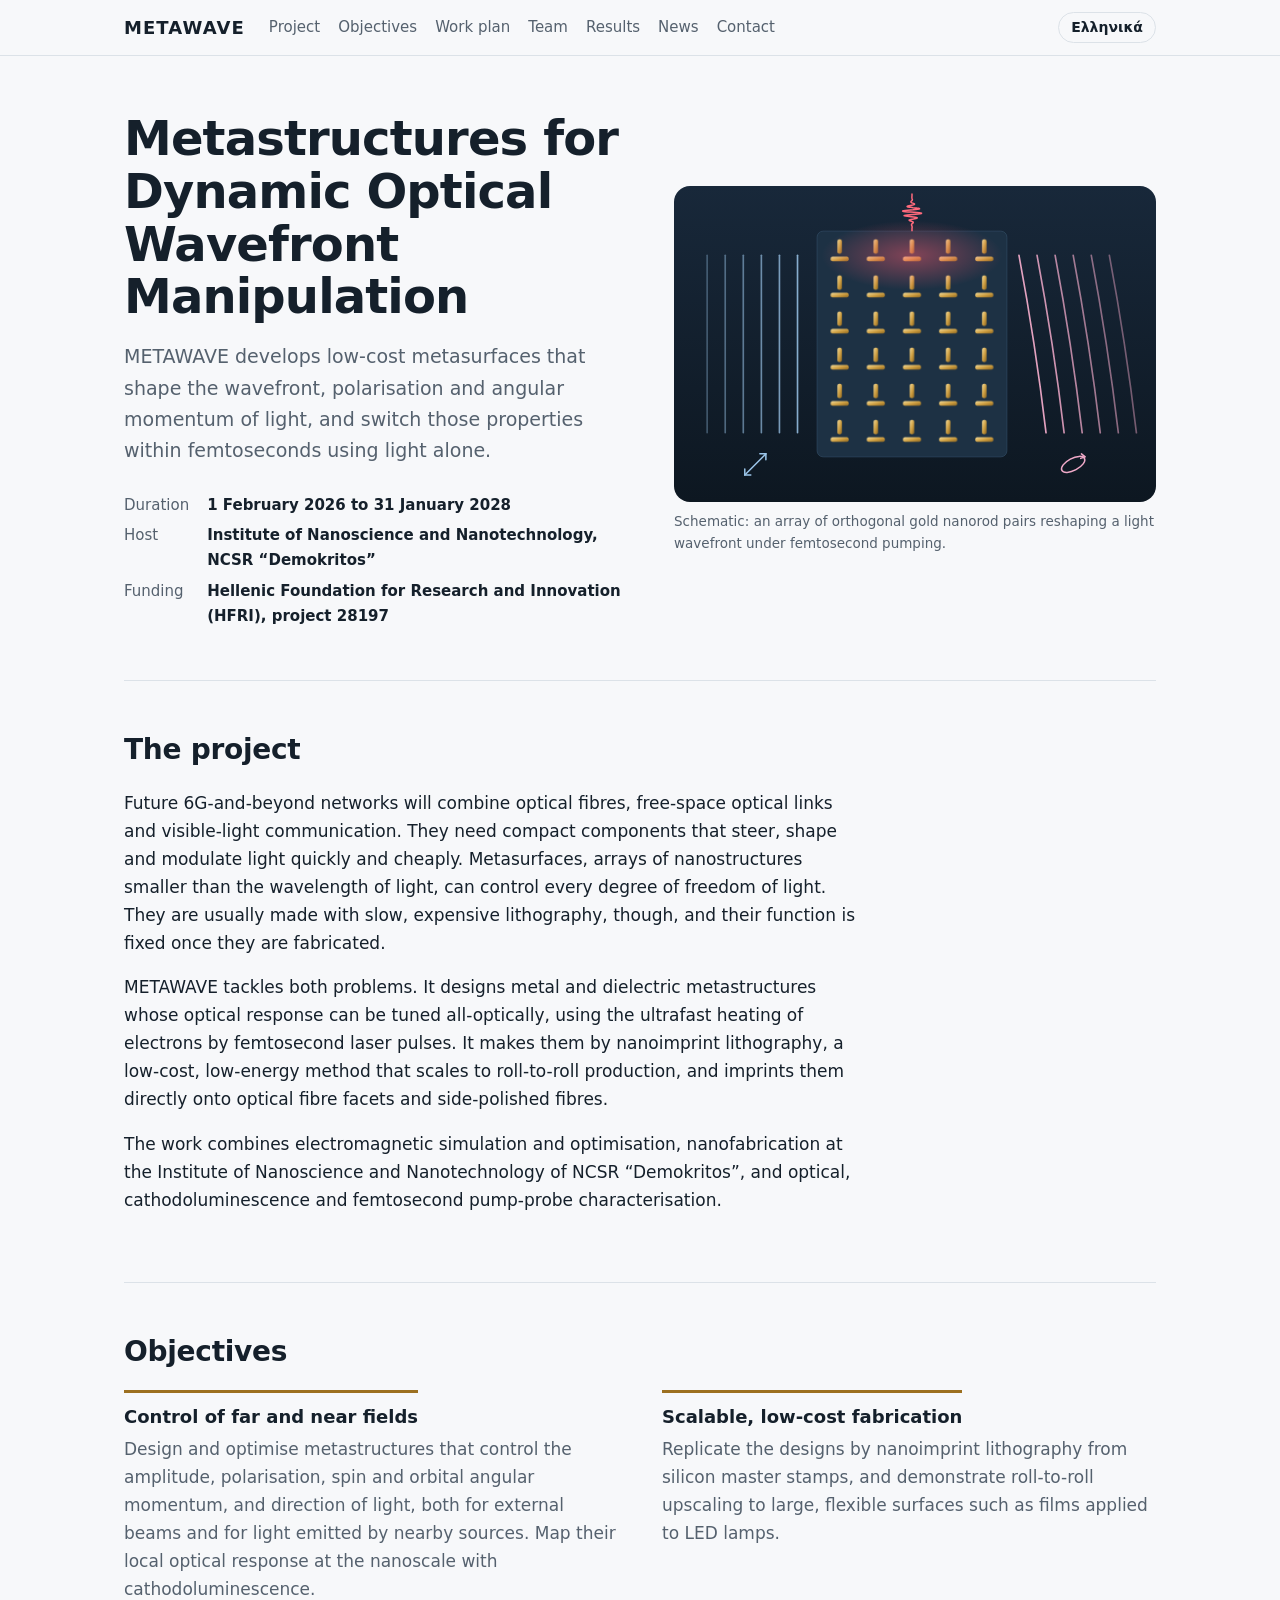
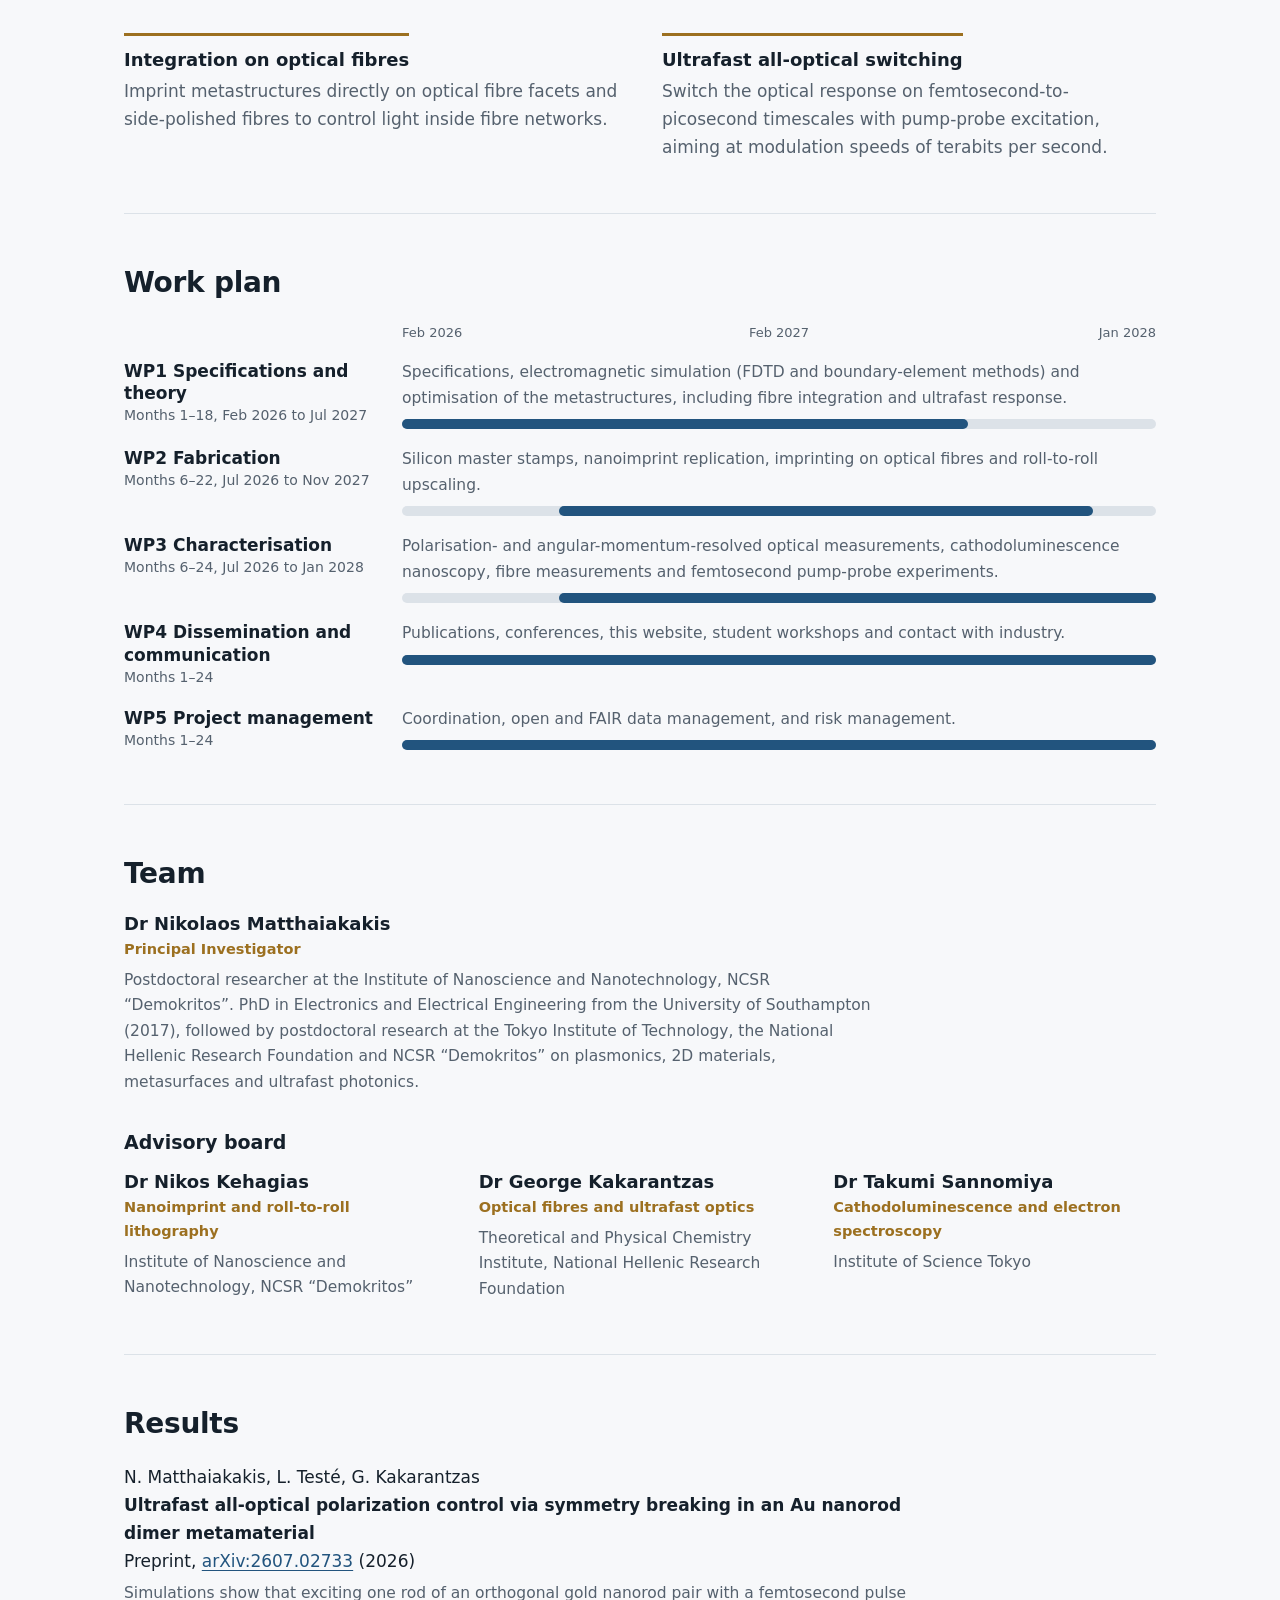
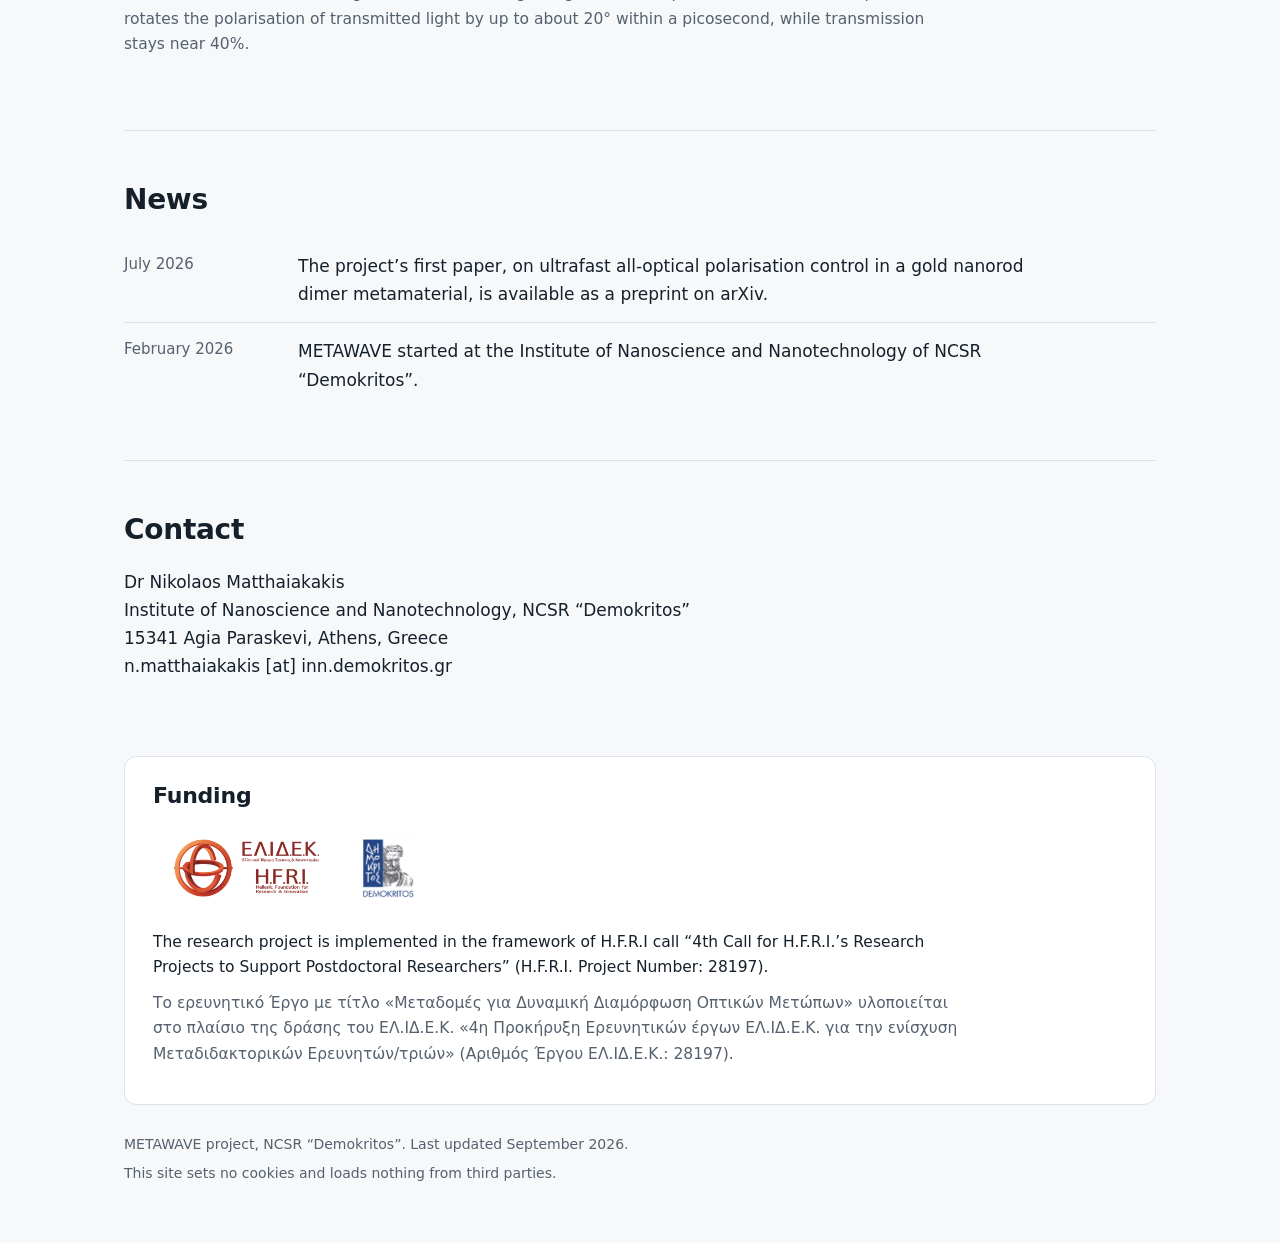
<file: index.html>
<!doctype html>
<html lang="en">
<head>
<meta charset="utf-8">
<meta name="viewport" content="width=device-width, initial-scale=1">
<title>METAWAVE: Metastructures for Dynamic Optical Wavefront Manipulation</title>
<meta name="description" content="METAWAVE is an HFRI-funded research project (2026–2028) at NCSR “Demokritos” developing low-cost, nanoimprinted metasurfaces for ultrafast, all-optical control of light.">
<meta property="og:title" content="METAWAVE: Metastructures for Dynamic Optical Wavefront Manipulation">
<meta property="og:description" content="Low-cost metasurfaces for ultrafast, all-optical control of light. An HFRI-funded project at NCSR “Demokritos”, 2026–2028.">
<meta property="og:type" content="website">
<link rel="alternate" hreflang="en" href="./">
<link rel="alternate" hreflang="el" href="el/">
<link rel="icon" href="assets/favicon.svg" type="image/svg+xml">
<link rel="stylesheet" href="assets/style.css">
</head>
<body>
<a class="skip" href="#content">Skip to content</a>

<header class="site">
  <div class="bar">
    <a class="brand" href="./">METAWAVE</a>
    <nav aria-label="Sections">
      <ul>
        <li><a href="#project">Project</a></li>
        <li><a href="#objectives">Objectives</a></li>
        <li><a href="#plan">Work plan</a></li>
        <li><a href="#team">Team</a></li>
        <li><a href="#results">Results</a></li>
        <li><a href="#news">News</a></li>
        <li><a href="#contact">Contact</a></li>
      </ul>
    </nav>
    <a class="lang" href="el/" hreflang="el" lang="el">Ελληνικά</a>
  </div>
</header>

<main id="content">
  <div class="hero">
    <div>
      <h1>Metastructures for Dynamic Optical Wavefront Manipulation</h1>
      <p class="lede">METAWAVE develops low-cost metasurfaces that shape the wavefront, polarisation and angular momentum of light, and switch those properties within femtoseconds using light alone.</p>
      <dl class="facts">
        <dt>Duration</dt><dd>1 February 2026 to 31 January 2028</dd>
        <dt>Host</dt><dd>Institute of Nanoscience and Nanotechnology, NCSR “Demokritos”</dd>
        <dt>Funding</dt><dd>Hellenic Foundation for Research and Innovation (HFRI), project 28197</dd>
      </dl>
    </div>
    <figure>
      <img src="assets/metasurface.svg" width="640" height="420" alt="A flat, linearly polarised wavefront enters an array of orthogonal gold nanorod pairs; a femtosecond pump pulse arrives from above, and the light leaves with a tilted wavefront and elliptical polarisation.">
      <figcaption>Schematic: an array of orthogonal gold nanorod pairs reshaping a light wavefront under femtosecond pumping.</figcaption>
    </figure>
  </div>

  <section id="project" class="prose" aria-labelledby="h-project">
    <h2 id="h-project">The project</h2>
    <p>Future 6G-and-beyond networks will combine optical fibres, free-space optical links and visible-light communication. They need compact components that steer, shape and modulate light quickly and cheaply. Metasurfaces, arrays of nanostructures smaller than the wavelength of light, can control every degree of freedom of light. They are usually made with slow, expensive lithography, though, and their function is fixed once they are fabricated.</p>
    <p>METAWAVE tackles both problems. It designs metal and dielectric metastructures whose optical response can be tuned all-optically, using the ultrafast heating of electrons by femtosecond laser pulses. It makes them by nanoimprint lithography, a low-cost, low-energy method that scales to roll-to-roll production, and imprints them directly onto optical fibre facets and side-polished fibres.</p>
    <p>The work combines electromagnetic simulation and optimisation, nanofabrication at the Institute of Nanoscience and Nanotechnology of NCSR “Demokritos”, and optical, cathodoluminescence and femtosecond pump-probe characterisation.</p>
  </section>

  <section id="objectives" aria-labelledby="h-obj">
    <h2 id="h-obj">Objectives</h2>
    <ul class="objectives">
      <li>
        <h3>Control of far and near fields</h3>
        <p>Design and optimise metastructures that control the amplitude, polarisation, spin and orbital angular momentum, and direction of light, both for external beams and for light emitted by nearby sources. Map their local optical response at the nanoscale with cathodoluminescence.</p>
      </li>
      <li>
        <h3>Scalable, low-cost fabrication</h3>
        <p>Replicate the designs by nanoimprint lithography from silicon master stamps, and demonstrate roll-to-roll upscaling to large, flexible surfaces such as films applied to LED lamps.</p>
      </li>
      <li>
        <h3>Integration on optical fibres</h3>
        <p>Imprint metastructures directly on optical fibre facets and side-polished fibres to control light inside fibre networks.</p>
      </li>
      <li>
        <h3>Ultrafast all-optical switching</h3>
        <p>Switch the optical response on femtosecond-to-picosecond timescales with pump-probe excitation, aiming at modulation speeds of terabits per second.</p>
      </li>
    </ul>
  </section>

  <section id="plan" aria-labelledby="h-plan">
    <h2 id="h-plan">Work plan</h2>
    <div class="plan">
      <div class="wp axisrow"><div></div><div class="axis" aria-hidden="true"><span>Feb 2026</span><span class="mid">Feb 2027</span><span class="end">Jan 2028</span></div></div>
      <div class="wp">
        <div><h3>WP1 Specifications and theory</h3><div class="when">Months 1–18, Feb 2026 to Jul 2027</div></div>
        <div><p class="desc">Specifications, electromagnetic simulation (FDTD and boundary-element methods) and optimisation of the metastructures, including fibre integration and ultrafast response.</p><div class="track" style="--s:1;--e:18" aria-hidden="true"><span></span></div></div>
      </div>
      <div class="wp">
        <div><h3>WP2 Fabrication</h3><div class="when">Months 6–22, Jul 2026 to Nov 2027</div></div>
        <div><p class="desc">Silicon master stamps, nanoimprint replication, imprinting on optical fibres and roll-to-roll upscaling.</p><div class="track" style="--s:6;--e:22" aria-hidden="true"><span></span></div></div>
      </div>
      <div class="wp">
        <div><h3>WP3 Characterisation</h3><div class="when">Months 6–24, Jul 2026 to Jan 2028</div></div>
        <div><p class="desc">Polarisation- and angular-momentum-resolved optical measurements, cathodoluminescence nanoscopy, fibre measurements and femtosecond pump-probe experiments.</p><div class="track" style="--s:6;--e:24" aria-hidden="true"><span></span></div></div>
      </div>
      <div class="wp">
        <div><h3>WP4 Dissemination and communication</h3><div class="when">Months 1–24</div></div>
        <div><p class="desc">Publications, conferences, this website, student workshops and contact with industry.</p><div class="track" style="--s:1;--e:24" aria-hidden="true"><span></span></div></div>
      </div>
      <div class="wp">
        <div><h3>WP5 Project management</h3><div class="when">Months 1–24</div></div>
        <div><p class="desc">Coordination, open and FAIR data management, and risk management.</p><div class="track" style="--s:1;--e:24" aria-hidden="true"><span></span></div></div>
      </div>
    </div>
  </section>

  <section id="team" aria-labelledby="h-team">
    <h2 id="h-team">Team</h2>
    <div class="people">
      <div class="person pi">
        <h3>Dr Nikolaos Matthaiakakis</h3>
        <p class="role">Principal Investigator</p>
        <p>Postdoctoral researcher at the Institute of Nanoscience and Nanotechnology, NCSR “Demokritos”. PhD in Electronics and Electrical Engineering from the University of Southampton (2017), followed by postdoctoral research at the Tokyo Institute of Technology, the National Hellenic Research Foundation and NCSR “Demokritos” on plasmonics, 2D materials, metasurfaces and ultrafast photonics.</p>
      </div>
    </div>
    <h3 class="sub">Advisory board</h3>
    <div class="people">
      <div class="person">
        <h3>Dr Nikos Kehagias</h3>
        <p class="role">Nanoimprint and roll-to-roll lithography</p>
        <p>Institute of Nanoscience and Nanotechnology, NCSR “Demokritos”</p>
      </div>
      <div class="person">
        <h3>Dr George Kakarantzas</h3>
        <p class="role">Optical fibres and ultrafast optics</p>
        <p>Theoretical and Physical Chemistry Institute, National Hellenic Research Foundation</p>
      </div>
      <div class="person">
        <h3>Dr Takumi Sannomiya</h3>
        <p class="role">Cathodoluminescence and electron spectroscopy</p>
        <p>Institute of Science Tokyo</p>
      </div>
    </div>
  </section>

  <section id="results" aria-labelledby="h-results">
    <h2 id="h-results">Results</h2>
    <!-- Add new publications at the top of this list. -->
    <ul class="pubs">
      <li>
        <div>N. Matthaiakakis, L. Testé, G. Kakarantzas</div>
        <div class="ptitle">Ultrafast all-optical polarization control via symmetry breaking in an Au nanorod dimer metamaterial</div>
        <div>Preprint, <a href="https://arxiv.org/abs/2607.02733">arXiv:2607.02733</a> (2026)</div>
        <p class="note">Simulations show that exciting one rod of an orthogonal gold nanorod pair with a femtosecond pulse rotates the polarisation of transmitted light by up to about 20° within a picosecond, while transmission stays near 40%.</p>
      </li>
    </ul>
  </section>

  <section id="news" aria-labelledby="h-news">
    <h2 id="h-news">News</h2>
    <!-- Add new items at the top of this list. -->
    <ul class="news">
      <li><time datetime="2026-07">July 2026</time><p>The project’s first paper, on ultrafast all-optical polarisation control in a gold nanorod dimer metamaterial, is available as a preprint on arXiv.</p></li>
      <li><time datetime="2026-02">February 2026</time><p>METAWAVE started at the Institute of Nanoscience and Nanotechnology of NCSR “Demokritos”.</p></li>
    </ul>
  </section>

<section id="contact" class="prose" aria-labelledby="h-contact">
  <h2 id="h-contact">Contact</h2>
  <p>Dr Nikolaos Matthaiakakis<br>
    Institute of Nanoscience and Nanotechnology, NCSR “Demokritos”<br>
    15341 Agia Paraskevi, Athens, Greece<br>
    n.matthaiakakis [at] inn.demokritos.gr</p>
  <!-- Social media (part of deliverable D4.1): replace the URLs and remove the comment markers.
  <p>Follow the project on
    <a href="https://www.linkedin.com/company/REPLACE">LinkedIn</a> and
    <a href="https://bsky.app/profile/REPLACE">Bluesky</a>.</p>
  -->
</section>

  <section class="funding" aria-labelledby="h-funding">
    <h2 id="h-funding">Funding</h2>
    <div class="logos">
      <img src="assets/logos/hfri.gif" alt="Hellenic Foundation for Research and Innovation (HFRI)">
      <img src="assets/logos/demokritos.jpg" alt="NCSR “Demokritos”" onerror="this.remove()">
    </div>
    <p class="ack">The research project is implemented in the framework of H.F.R.I call “4th Call for H.F.R.I.’s Research Projects to Support Postdoctoral Researchers” (H.F.R.I. Project Number: 28197).</p>
    <p class="ack" lang="el">Το ερευνητικό Έργο με τίτλο «Μεταδομές για Δυναμική Διαμόρφωση Οπτικών Μετώπων» υλοποιείται στο πλαίσιο της δράσης του ΕΛ.ΙΔ.Ε.Κ. «4η Προκήρυξη Ερευνητικών έργων ΕΛ.ΙΔ.Ε.Κ. για την ενίσχυση Μεταδιδακτορικών Ερευνητών/τριών» (Αριθμός Έργου ΕΛ.ΙΔ.Ε.Κ.: 28197).</p>
  </section>
</main>

<footer>
  <p>METAWAVE project, NCSR “Demokritos”. Last updated September 2026.</p>
  <p>This site sets no cookies and loads nothing from third parties.</p>
</footer>
</body>
</html>
</file>
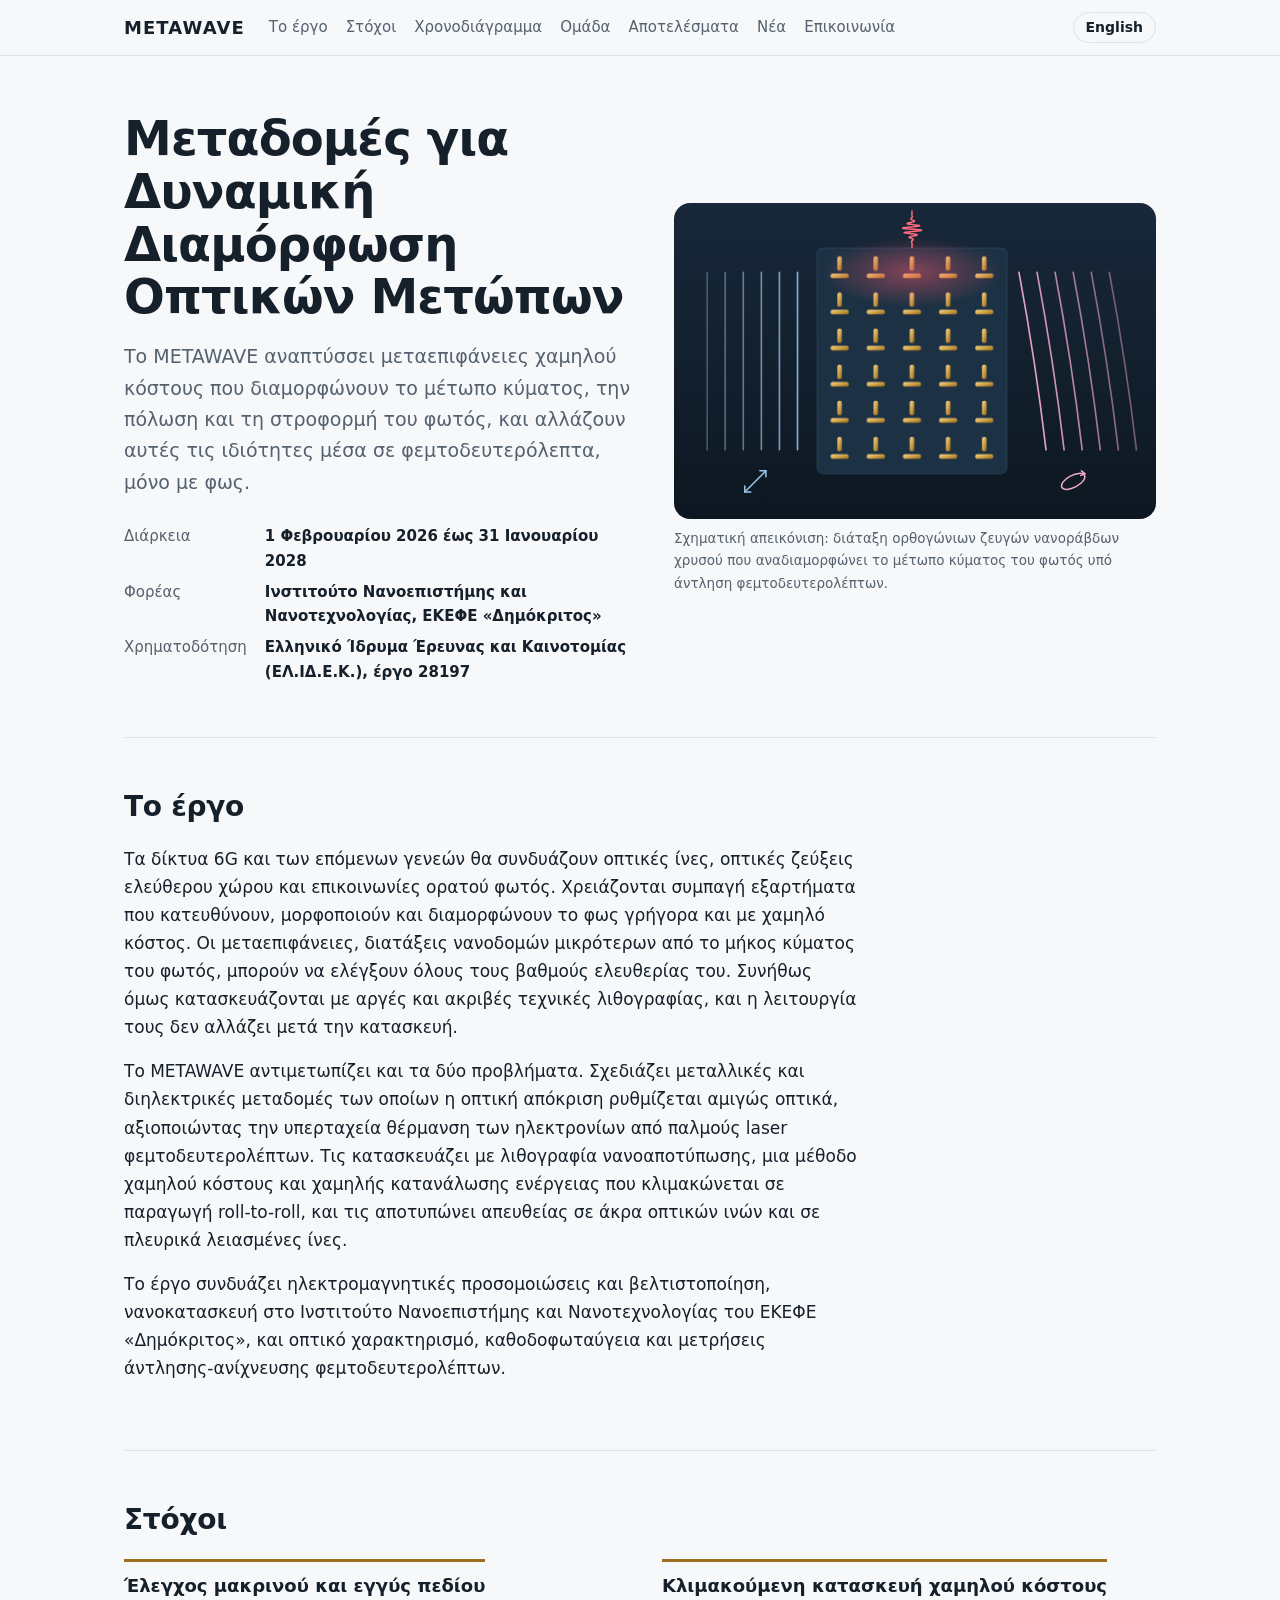
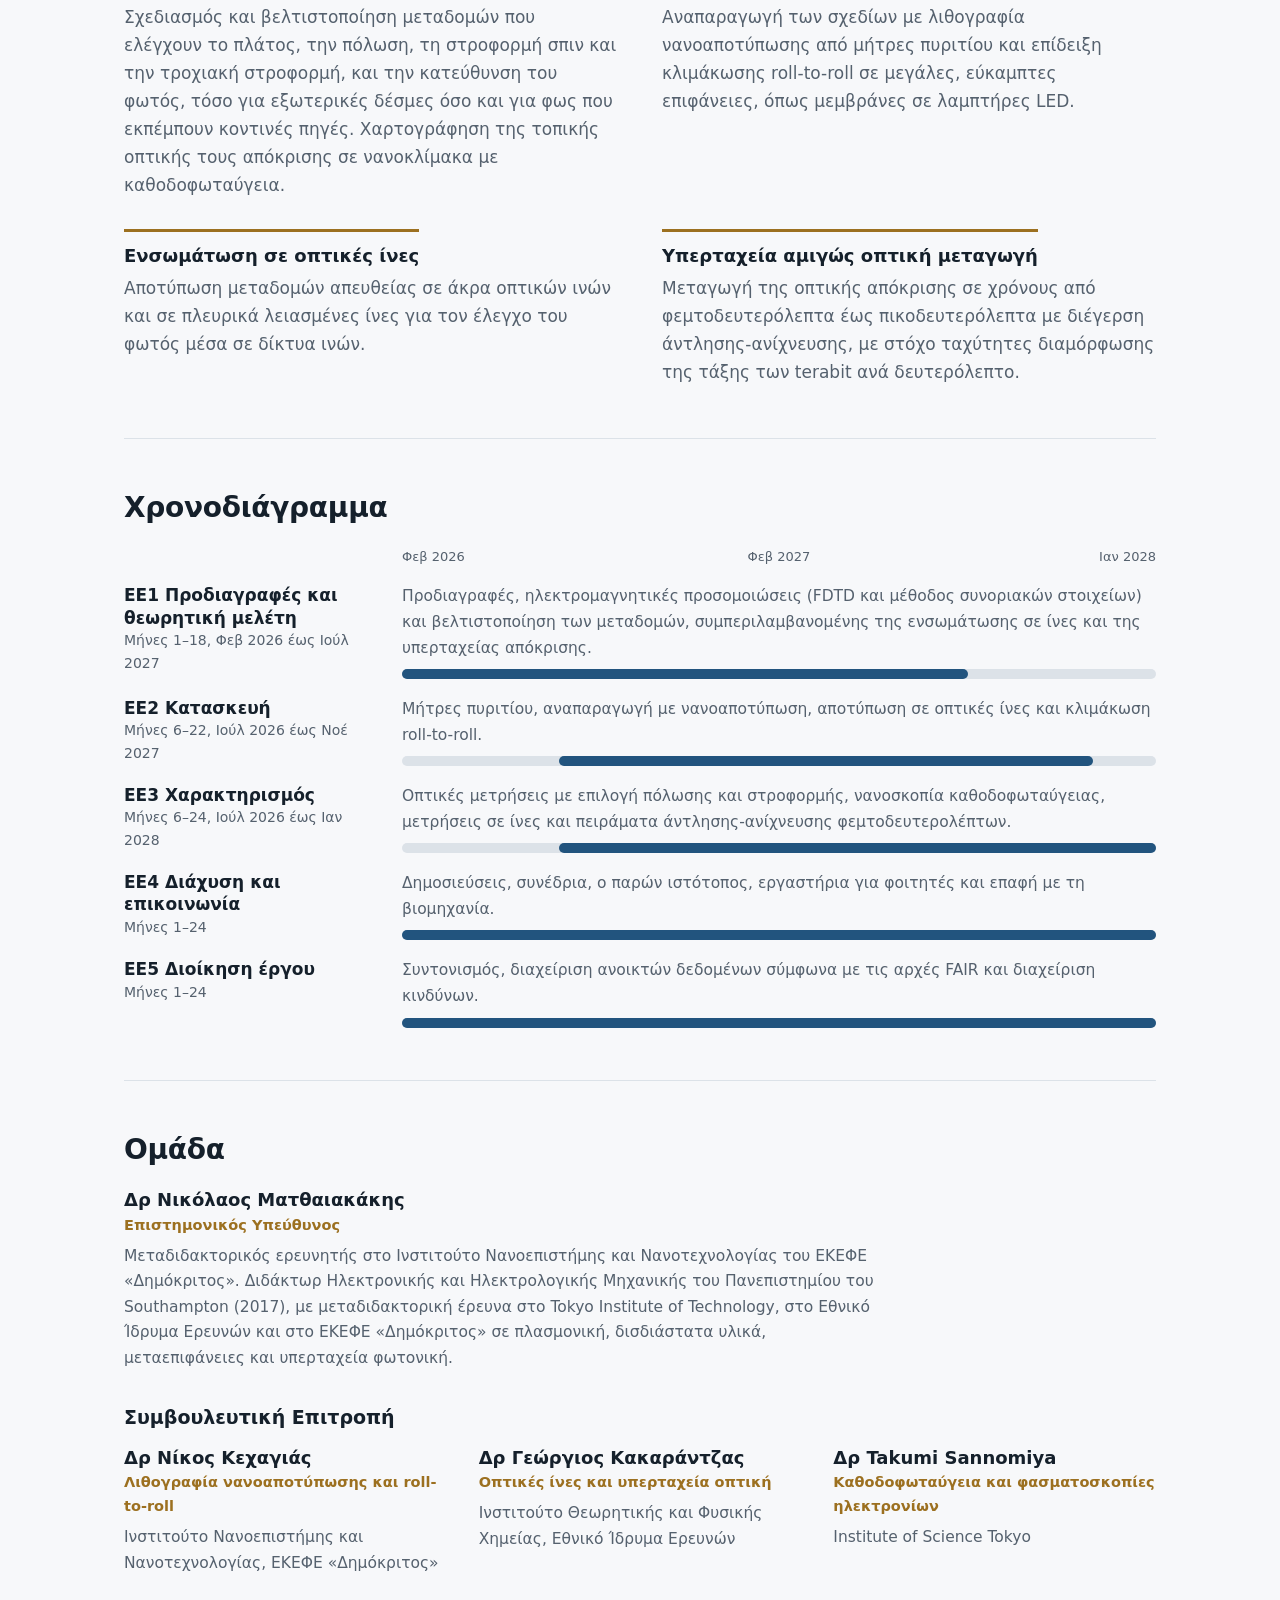
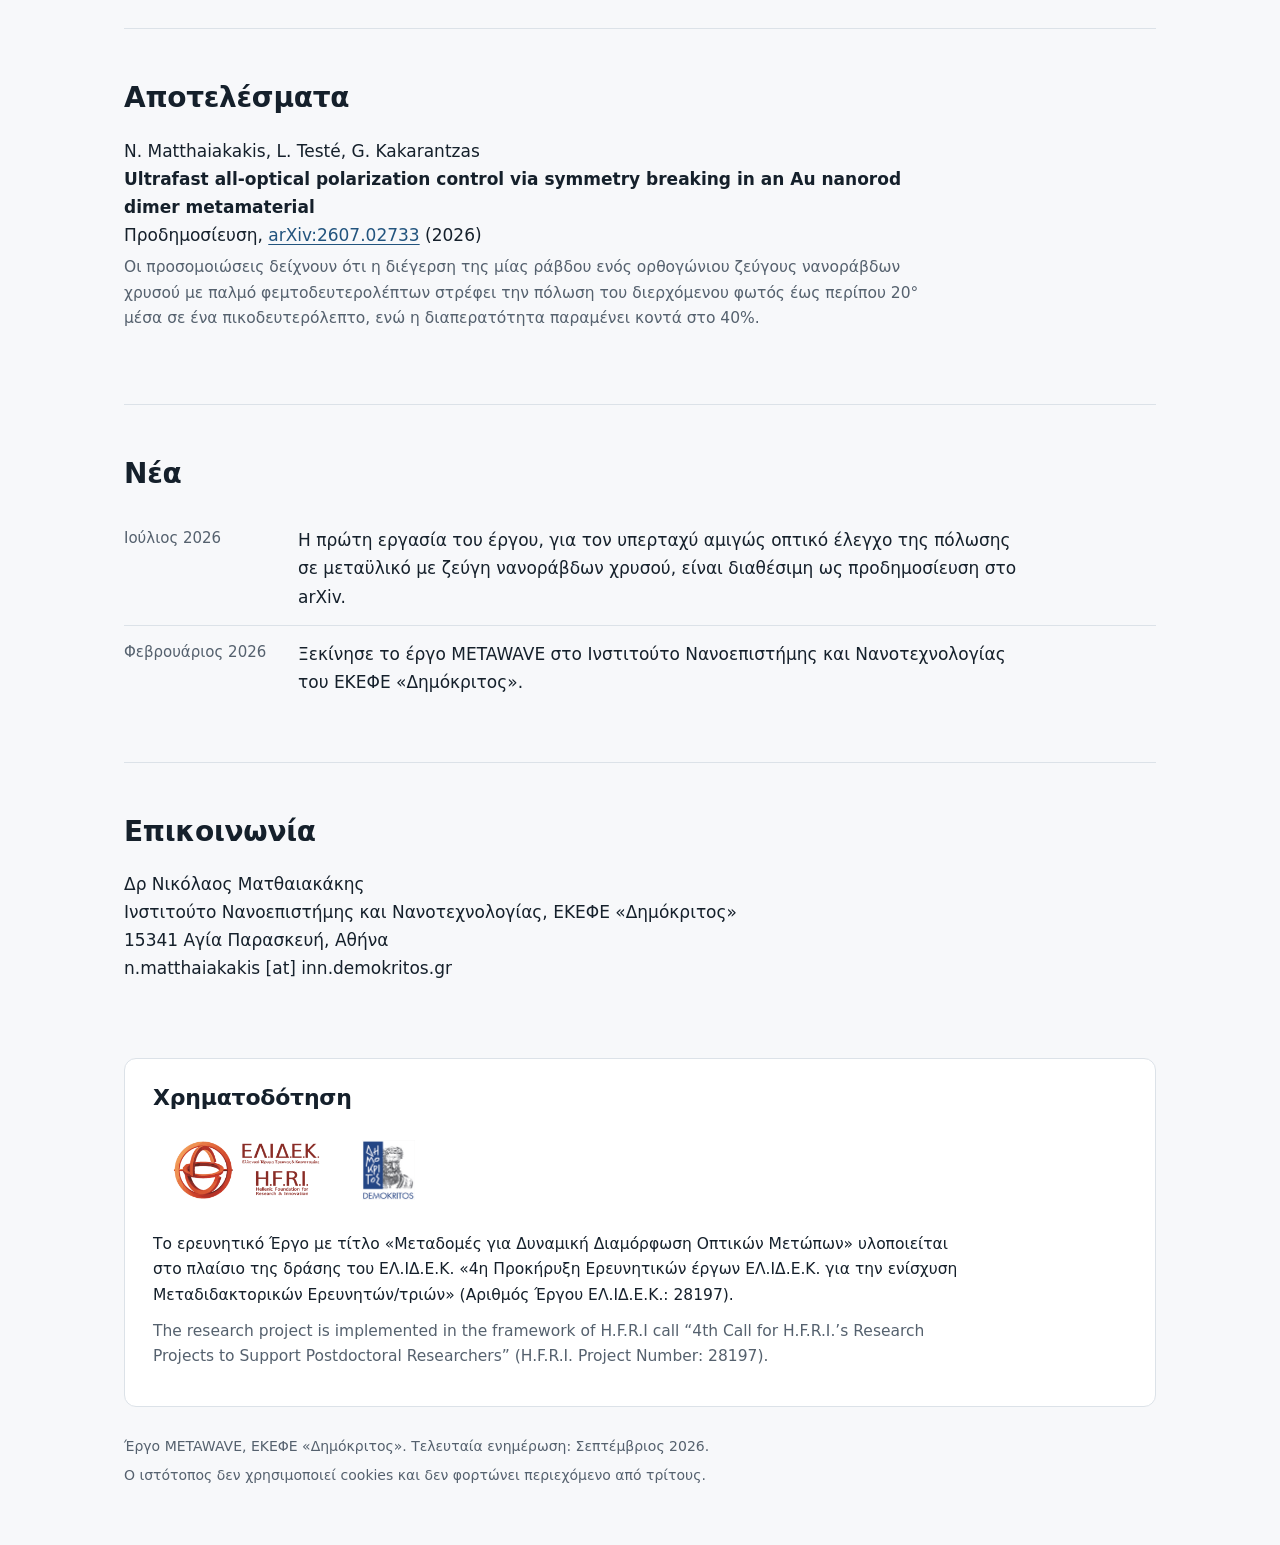
<file: el/index.html>
<!doctype html>
<html lang="el">
<head>
<meta charset="utf-8">
<meta name="viewport" content="width=device-width, initial-scale=1">
<title>METAWAVE: Μεταδομές για Δυναμική Διαμόρφωση Οπτικών Μετώπων</title>
<meta name="description" content="Το METAWAVE είναι ερευνητικό έργο του ΕΛ.ΙΔ.Ε.Κ. (2026–2028) στο ΕΚΕΦΕ «Δημόκριτος» που αναπτύσσει μεταεπιφάνειες χαμηλού κόστους, κατασκευασμένες με νανοαποτύπωση, για υπερταχύ αμιγώς οπτικό έλεγχο του φωτός.">
<meta property="og:title" content="METAWAVE: Μεταδομές για Δυναμική Διαμόρφωση Οπτικών Μετώπων">
<meta property="og:description" content="Μεταεπιφάνειες χαμηλού κόστους για υπερταχύ, αμιγώς οπτικό έλεγχο του φωτός. Έργο του ΕΛ.ΙΔ.Ε.Κ. στο ΕΚΕΦΕ «Δημόκριτος», 2026–2028.">
<meta property="og:type" content="website">
<link rel="alternate" hreflang="el" href="./">
<link rel="alternate" hreflang="en" href="../">
<link rel="icon" href="../assets/favicon.svg" type="image/svg+xml">
<link rel="stylesheet" href="../assets/style.css">
</head>
<body>
<a class="skip" href="#content">Μετάβαση στο περιεχόμενο</a>

<header class="site">
  <div class="bar">
    <a class="brand" href="./">METAWAVE</a>
    <nav aria-label="Ενότητες">
      <ul>
        <li><a href="#project">Το έργο</a></li>
        <li><a href="#objectives">Στόχοι</a></li>
        <li><a href="#plan">Χρονοδιάγραμμα</a></li>
        <li><a href="#team">Ομάδα</a></li>
        <li><a href="#results">Αποτελέσματα</a></li>
        <li><a href="#news">Νέα</a></li>
        <li><a href="#contact">Επικοινωνία</a></li>
      </ul>
    </nav>
    <a class="lang" href="../" hreflang="en" lang="en">English</a>
  </div>
</header>

<main id="content">
  <div class="hero">
    <div>
      <h1>Μεταδομές για Δυναμική Διαμόρφωση Οπτικών Μετώπων</h1>
      <p class="lede">Το METAWAVE αναπτύσσει μεταεπιφάνειες χαμηλού κόστους που διαμορφώνουν το μέτωπο κύματος, την πόλωση και τη στροφορμή του φωτός, και αλλάζουν αυτές τις ιδιότητες μέσα σε φεμτοδευτερόλεπτα, μόνο με φως.</p>
      <dl class="facts">
        <dt>Διάρκεια</dt><dd>1 Φεβρουαρίου 2026 έως 31 Ιανουαρίου 2028</dd>
        <dt>Φορέας</dt><dd>Ινστιτούτο Νανοεπιστήμης και Νανοτεχνολογίας, ΕΚΕΦΕ «Δημόκριτος»</dd>
        <dt>Χρηματοδότηση</dt><dd>Ελληνικό Ίδρυμα Έρευνας και Καινοτομίας (ΕΛ.ΙΔ.Ε.Κ.), έργο 28197</dd>
      </dl>
    </div>
    <figure>
      <img src="../assets/metasurface.svg" width="640" height="420" alt="Επίπεδο, γραμμικά πολωμένο μέτωπο κύματος εισέρχεται σε διάταξη ορθογώνιων ζευγών νανοράβδων χρυσού· παλμός άντλησης φεμτοδευτερολέπτων φτάνει από πάνω και το φως εξέρχεται με κεκλιμένο μέτωπο κύματος και ελλειπτική πόλωση.">
      <figcaption>Σχηματική απεικόνιση: διάταξη ορθογώνιων ζευγών νανοράβδων χρυσού που αναδιαμορφώνει το μέτωπο κύματος του φωτός υπό άντληση φεμτοδευτερολέπτων.</figcaption>
    </figure>
  </div>

  <section id="project" class="prose" aria-labelledby="h-project">
    <h2 id="h-project">Το έργο</h2>
    <p>Τα δίκτυα 6G και των επόμενων γενεών θα συνδυάζουν οπτικές ίνες, οπτικές ζεύξεις ελεύθερου χώρου και επικοινωνίες ορατού φωτός. Χρειάζονται συμπαγή εξαρτήματα που κατευθύνουν, μορφοποιούν και διαμορφώνουν το φως γρήγορα και με χαμηλό κόστος. Οι μεταεπιφάνειες, διατάξεις νανοδομών μικρότερων από το μήκος κύματος του φωτός, μπορούν να ελέγξουν όλους τους βαθμούς ελευθερίας του. Συνήθως όμως κατασκευάζονται με αργές και ακριβές τεχνικές λιθογραφίας, και η λειτουργία τους δεν αλλάζει μετά την κατασκευή.</p>
    <p>Το METAWAVE αντιμετωπίζει και τα δύο προβλήματα. Σχεδιάζει μεταλλικές και διηλεκτρικές μεταδομές των οποίων η οπτική απόκριση ρυθμίζεται αμιγώς οπτικά, αξιοποιώντας την υπερταχεία θέρμανση των ηλεκτρονίων από παλμούς laser φεμτοδευτερολέπτων. Τις κατασκευάζει με λιθογραφία νανοαποτύπωσης, μια μέθοδο χαμηλού κόστους και χαμηλής κατανάλωσης ενέργειας που κλιμακώνεται σε παραγωγή roll-to-roll, και τις αποτυπώνει απευθείας σε άκρα οπτικών ινών και σε πλευρικά λειασμένες ίνες.</p>
    <p>Το έργο συνδυάζει ηλεκτρομαγνητικές προσομοιώσεις και βελτιστοποίηση, νανοκατασκευή στο Ινστιτούτο Νανοεπιστήμης και Νανοτεχνολογίας του ΕΚΕΦΕ «Δημόκριτος», και οπτικό χαρακτηρισμό, καθοδοφωταύγεια και μετρήσεις άντλησης-ανίχνευσης φεμτοδευτερολέπτων.</p>
  </section>

  <section id="objectives" aria-labelledby="h-obj">
    <h2 id="h-obj">Στόχοι</h2>
    <ul class="objectives">
      <li>
        <h3>Έλεγχος μακρινού και εγγύς πεδίου</h3>
        <p>Σχεδιασμός και βελτιστοποίηση μεταδομών που ελέγχουν το πλάτος, την πόλωση, τη στροφορμή σπιν και την τροχιακή στροφορμή, και την κατεύθυνση του φωτός, τόσο για εξωτερικές δέσμες όσο και για φως που εκπέμπουν κοντινές πηγές. Χαρτογράφηση της τοπικής οπτικής τους απόκρισης σε νανοκλίμακα με καθοδοφωταύγεια.</p>
      </li>
      <li>
        <h3>Κλιμακούμενη κατασκευή χαμηλού κόστους</h3>
        <p>Αναπαραγωγή των σχεδίων με λιθογραφία νανοαποτύπωσης από μήτρες πυριτίου και επίδειξη κλιμάκωσης roll-to-roll σε μεγάλες, εύκαμπτες επιφάνειες, όπως μεμβράνες σε λαμπτήρες LED.</p>
      </li>
      <li>
        <h3>Ενσωμάτωση σε οπτικές ίνες</h3>
        <p>Αποτύπωση μεταδομών απευθείας σε άκρα οπτικών ινών και σε πλευρικά λειασμένες ίνες για τον έλεγχο του φωτός μέσα σε δίκτυα ινών.</p>
      </li>
      <li>
        <h3>Υπερταχεία αμιγώς οπτική μεταγωγή</h3>
        <p>Μεταγωγή της οπτικής απόκρισης σε χρόνους από φεμτοδευτερόλεπτα έως πικοδευτερόλεπτα με διέγερση άντλησης-ανίχνευσης, με στόχο ταχύτητες διαμόρφωσης της τάξης των terabit ανά δευτερόλεπτο.</p>
      </li>
    </ul>
  </section>

  <section id="plan" aria-labelledby="h-plan">
    <h2 id="h-plan">Χρονοδιάγραμμα</h2>
    <div class="plan">
      <div class="wp axisrow"><div></div><div class="axis" aria-hidden="true"><span>Φεβ 2026</span><span class="mid">Φεβ 2027</span><span class="end">Ιαν 2028</span></div></div>
      <div class="wp">
        <div><h3>ΕΕ1 Προδιαγραφές και θεωρητική μελέτη</h3><div class="when">Μήνες 1–18, Φεβ 2026 έως Ιούλ 2027</div></div>
        <div><p class="desc">Προδιαγραφές, ηλεκτρομαγνητικές προσομοιώσεις (FDTD και μέθοδος συνοριακών στοιχείων) και βελτιστοποίηση των μεταδομών, συμπεριλαμβανομένης της ενσωμάτωσης σε ίνες και της υπερταχείας απόκρισης.</p><div class="track" style="--s:1;--e:18" aria-hidden="true"><span></span></div></div>
      </div>
      <div class="wp">
        <div><h3>ΕΕ2 Κατασκευή</h3><div class="when">Μήνες 6–22, Ιούλ 2026 έως Νοέ 2027</div></div>
        <div><p class="desc">Μήτρες πυριτίου, αναπαραγωγή με νανοαποτύπωση, αποτύπωση σε οπτικές ίνες και κλιμάκωση roll-to-roll.</p><div class="track" style="--s:6;--e:22" aria-hidden="true"><span></span></div></div>
      </div>
      <div class="wp">
        <div><h3>ΕΕ3 Χαρακτηρισμός</h3><div class="when">Μήνες 6–24, Ιούλ 2026 έως Ιαν 2028</div></div>
        <div><p class="desc">Οπτικές μετρήσεις με επιλογή πόλωσης και στροφορμής, νανοσκοπία καθοδοφωταύγειας, μετρήσεις σε ίνες και πειράματα άντλησης-ανίχνευσης φεμτοδευτερολέπτων.</p><div class="track" style="--s:6;--e:24" aria-hidden="true"><span></span></div></div>
      </div>
      <div class="wp">
        <div><h3>ΕΕ4 Διάχυση και επικοινωνία</h3><div class="when">Μήνες 1–24</div></div>
        <div><p class="desc">Δημοσιεύσεις, συνέδρια, ο παρών ιστότοπος, εργαστήρια για φοιτητές και επαφή με τη βιομηχανία.</p><div class="track" style="--s:1;--e:24" aria-hidden="true"><span></span></div></div>
      </div>
      <div class="wp">
        <div><h3>ΕΕ5 Διοίκηση έργου</h3><div class="when">Μήνες 1–24</div></div>
        <div><p class="desc">Συντονισμός, διαχείριση ανοικτών δεδομένων σύμφωνα με τις αρχές FAIR και διαχείριση κινδύνων.</p><div class="track" style="--s:1;--e:24" aria-hidden="true"><span></span></div></div>
      </div>
    </div>
  </section>

  <section id="team" aria-labelledby="h-team">
    <h2 id="h-team">Ομάδα</h2>
    <div class="people">
      <div class="person pi">
        <h3>Δρ Νικόλαος Ματθαιακάκης</h3>
        <p class="role">Επιστημονικός Υπεύθυνος</p>
        <p>Μεταδιδακτορικός ερευνητής στο Ινστιτούτο Νανοεπιστήμης και Νανοτεχνολογίας του ΕΚΕΦΕ «Δημόκριτος». Διδάκτωρ Ηλεκτρονικής και Ηλεκτρολογικής Μηχανικής του Πανεπιστημίου του Southampton (2017), με μεταδιδακτορική έρευνα στο Tokyo Institute of Technology, στο Εθνικό Ίδρυμα Ερευνών και στο ΕΚΕΦΕ «Δημόκριτος» σε πλασμονική, δισδιάστατα υλικά, μεταεπιφάνειες και υπερταχεία φωτονική.</p>
      </div>
    </div>
    <h3 class="sub">Συμβουλευτική Επιτροπή</h3>
    <div class="people">
      <div class="person">
        <h3>Δρ Νίκος Κεχαγιάς</h3>
        <p class="role">Λιθογραφία νανοαποτύπωσης και roll-to-roll</p>
        <p>Ινστιτούτο Νανοεπιστήμης και Νανοτεχνολογίας, ΕΚΕΦΕ «Δημόκριτος»</p>
      </div>
      <div class="person">
        <h3>Δρ Γεώργιος Κακαράντζας</h3>
        <p class="role">Οπτικές ίνες και υπερταχεία οπτική</p>
        <p>Ινστιτούτο Θεωρητικής και Φυσικής Χημείας, Εθνικό Ίδρυμα Ερευνών</p>
      </div>
      <div class="person">
        <h3>Δρ Takumi Sannomiya</h3>
        <p class="role">Καθοδοφωταύγεια και φασματοσκοπίες ηλεκτρονίων</p>
        <p>Institute of Science Tokyo</p>
      </div>
    </div>
  </section>

  <section id="results" aria-labelledby="h-results">
    <h2 id="h-results">Αποτελέσματα</h2>
    <!-- Προσθέστε νέες δημοσιεύσεις στην αρχή της λίστας. -->
    <ul class="pubs">
      <li>
        <div>N. Matthaiakakis, L. Testé, G. Kakarantzas</div>
        <div class="ptitle" lang="en">Ultrafast all-optical polarization control via symmetry breaking in an Au nanorod dimer metamaterial</div>
        <div>Προδημοσίευση, <a href="https://arxiv.org/abs/2607.02733">arXiv:2607.02733</a> (2026)</div>
        <p class="note">Οι προσομοιώσεις δείχνουν ότι η διέγερση της μίας ράβδου ενός ορθογώνιου ζεύγους νανοράβδων χρυσού με παλμό φεμτοδευτερολέπτων στρέφει την πόλωση του διερχόμενου φωτός έως περίπου 20° μέσα σε ένα πικοδευτερόλεπτο, ενώ η διαπερατότητα παραμένει κοντά στο 40%.</p>
      </li>
    </ul>
  </section>

  <section id="news" aria-labelledby="h-news">
    <h2 id="h-news">Νέα</h2>
    <!-- Προσθέστε νέα στην αρχή της λίστας. -->
    <ul class="news">
      <li><time datetime="2026-07">Ιούλιος 2026</time><p>Η πρώτη εργασία του έργου, για τον υπερταχύ αμιγώς οπτικό έλεγχο της πόλωσης σε μεταϋλικό με ζεύγη νανοράβδων χρυσού, είναι διαθέσιμη ως προδημοσίευση στο arXiv.</p></li>
      <li><time datetime="2026-02">Φεβρουάριος 2026</time><p>Ξεκίνησε το έργο METAWAVE στο Ινστιτούτο Νανοεπιστήμης και Νανοτεχνολογίας του ΕΚΕΦΕ «Δημόκριτος».</p></li>
    </ul>
  </section>

  <section id="contact" class="prose" aria-labelledby="h-contact">
    <h2 id="h-contact">Επικοινωνία</h2>
    <p>Δρ Νικόλαος Ματθαιακάκης<br>
      Ινστιτούτο Νανοεπιστήμης και Νανοτεχνολογίας, ΕΚΕΦΕ «Δημόκριτος»<br>
      15341 Αγία Παρασκευή, Αθήνα<br>
      n.matthaiakakis [at] inn.demokritos.gr</p>
    <!-- Μέσα κοινωνικής δικτύωσης (μέρος του παραδοτέου Π4.1): αντικαταστήστε τα URL και αφαιρέστε τα σύμβολα σχολίου.
    <p>Ακολουθήστε το έργο στο
      <a href="https://www.linkedin.com/company/REPLACE">LinkedIn</a> και στο
      <a href="https://bsky.app/profile/REPLACE">Bluesky</a>.</p>
    -->
  </section>

  <section class="funding" aria-labelledby="h-funding">
    <h2 id="h-funding">Χρηματοδότηση</h2>
    <div class="logos">
      <img src="../assets/logos/hfri.gif" alt="Ελληνικό Ίδρυμα Έρευνας και Καινοτομίας (ΕΛ.ΙΔ.Ε.Κ.)">
      <img src="../assets/logos/demokritos.jpg" alt="ΕΚΕΦΕ «Δημόκριτος»">
    </div>
    <p class="ack">Το ερευνητικό Έργο με τίτλο «Μεταδομές για Δυναμική Διαμόρφωση Οπτικών Μετώπων» υλοποιείται στο πλαίσιο της δράσης του ΕΛ.ΙΔ.Ε.Κ. «4η Προκήρυξη Ερευνητικών έργων ΕΛ.ΙΔ.Ε.Κ. για την ενίσχυση Μεταδιδακτορικών Ερευνητών/τριών» (Αριθμός Έργου ΕΛ.ΙΔ.Ε.Κ.: 28197).</p>
    <p class="ack" lang="en">The research project is implemented in the framework of H.F.R.I call “4th Call for H.F.R.I.’s Research Projects to Support Postdoctoral Researchers” (H.F.R.I. Project Number: 28197).</p>
  </section>
</main>

<footer>
  <p>Έργο METAWAVE, ΕΚΕΦΕ «Δημόκριτος». Τελευταία ενημέρωση: Σεπτέμβριος 2026.</p>
  <p>Ο ιστότοπος δεν χρησιμοποιεί cookies και δεν φορτώνει περιεχόμενο από τρίτους.</p>
</footer>
</body>
</html>
</file>
<file: assets/style.css>
/* METAWAVE project site. System fonts only: no third-party requests, no cookies. */
:root {
  --bg: #F7F8FA;
  --surface: #FFFFFF;
  --ink: #15202B;
  --muted: #55616E;
  --line: #DCE2E8;
  --gold: #9C7020;
  --blue: #22547E;
  --maxw: 1080px;
  color-scheme: light dark;
}
@media (prefers-color-scheme: dark) {
  :root {
    --bg: #0F161D;
    --surface: #152029;
    --ink: #E7ECF1;
    --muted: #A2AEBA;
    --line: #26333F;
    --gold: #E2B861;
    --blue: #8FBBE8;
  }
}
*, *::before, *::after { box-sizing: border-box; }
html { scroll-behavior: smooth; scroll-padding-top: 120px; -webkit-text-size-adjust: 100%; }
body {
  margin: 0;
  background: var(--bg);
  color: var(--ink);
  font: 17px/1.65 "Segoe UI", system-ui, -apple-system, "Helvetica Neue", "Noto Sans", Arial, sans-serif;
}
a { color: var(--blue); text-underline-offset: 3px; }
a:hover { text-decoration-thickness: 2px; }
:focus-visible { outline: 3px solid var(--gold); outline-offset: 2px; }
.skip { position: absolute; left: -9999px; }
.skip:focus { left: 12px; top: 12px; z-index: 20; background: var(--surface); padding: 8px 12px; }

/* header */
.site {
  position: sticky; top: 0; z-index: 10;
  background: var(--bg);
  border-bottom: 1px solid var(--line);
}
.bar {
  max-width: var(--maxw); margin: 0 auto; padding: 12px 24px;
  display: flex; flex-wrap: wrap; align-items: center; gap: 8px 24px;
}
.brand { font-weight: 800; letter-spacing: .06em; font-size: 18px; color: var(--ink); text-decoration: none; }
.site nav { order: 3; flex: 1 1 auto; }
.site nav ul { list-style: none; margin: 0; padding: 0; display: flex; gap: 4px 18px; font-size: 15px; }
.site nav a { color: var(--muted); text-decoration: none; white-space: nowrap; }
.site nav a:hover { color: var(--ink); }
.lang {
  order: 2; margin-left: auto;
  font-size: 14px; font-weight: 600; color: var(--ink); text-decoration: none;
  border: 1px solid var(--line); border-radius: 999px; padding: 3px 12px;
}
@media (min-width: 900px) { .site nav { order: 2; } .lang { order: 3; margin-left: 0; } }
@media (max-width: 899px) {
  .site nav { flex-basis: 100%; overflow-x: auto; scrollbar-width: none; }
  .site nav::-webkit-scrollbar { display: none; }
}

/* layout */
main { max-width: var(--maxw); margin: 0 auto; padding: 0 24px; }
section { padding: 52px 0; border-top: 1px solid var(--line); }
h2 { font-size: 28px; line-height: 1.2; letter-spacing: -.01em; margin: 0 0 22px; }
h3 { line-height: 1.3; }
.prose p { max-width: 68ch; margin: 0 0 16px; }

/* hero */
.hero { display: grid; grid-template-columns: 1.05fr 1fr; gap: 44px; align-items: center; padding: 56px 0 52px; }
.hero h1 { font-size: clamp(30px, 4.3vw, 48px); line-height: 1.1; letter-spacing: -.018em; margin: 0 0 18px; font-weight: 700; }
.lede { font-size: 19px; color: var(--muted); max-width: 42ch; margin: 0 0 26px; }
.facts { display: grid; grid-template-columns: auto 1fr; gap: 6px 18px; margin: 0; font-size: 15px; }
.facts dt { color: var(--muted); }
.facts dd { margin: 0; font-weight: 600; }
.hero figure { margin: 0; }
.hero img { display: block; width: 100%; height: auto; border-radius: 16px; }
.hero figcaption { font-size: 13.5px; color: var(--muted); margin-top: 8px; }
@media (max-width: 860px) { .hero { grid-template-columns: 1fr; padding-top: 32px; gap: 28px; } }

/* objectives */
.objectives { list-style: none; margin: 0; padding: 0; display: grid; grid-template-columns: repeat(2, minmax(0, 1fr)); gap: 30px 44px; }
.objectives h3 { font-size: 18px; margin: 0 0 6px; padding-top: 12px; border-top: 3px solid var(--gold); display: inline-block; }
.objectives p { margin: 0; color: var(--muted); max-width: 52ch; }
@media (max-width: 760px) { .objectives { grid-template-columns: 1fr; } }

/* work plan */
.plan { display: grid; gap: 18px; }
.wp { display: grid; grid-template-columns: 250px minmax(0, 1fr); gap: 4px 28px; align-items: start; }
.wp h3 { font-size: 17px; margin: 0; }
.wp .when { font-size: 14px; color: var(--muted); }
.wp .desc { margin: 0; color: var(--muted); font-size: 15.5px; }
.track { position: relative; height: 10px; background: var(--line); border-radius: 5px; margin-top: 8px; }
.track span {
  position: absolute; top: 0; bottom: 0; border-radius: 5px; background: var(--blue);
  left: calc((var(--s) - 1) / 24 * 100%);
  width: calc((var(--e) - var(--s) + 1) / 24 * 100%);
}
.axis { position: relative; height: 20px; font-size: 13px; color: var(--muted); }
.axis span { position: absolute; top: 0; white-space: nowrap; }
.axis .mid { left: 50%; transform: translateX(-50%); }
.axis .end { right: 0; }
@media (max-width: 760px) { .wp { grid-template-columns: 1fr; } .wp.axisrow > div:first-child { display: none; } }

/* team */
.people { display: grid; grid-template-columns: repeat(auto-fit, minmax(240px, 1fr)); gap: 26px 32px; }
.person h3 { font-size: 18px; margin: 0 0 2px; }
.person .role { color: var(--gold); font-weight: 600; font-size: 14.5px; margin: 0 0 6px; }
.person p { margin: 0; color: var(--muted); font-size: 15.5px; }
.person.pi { grid-column: 1 / -1; max-width: 70ch; }
.sub { font-size: 19px; margin: 34px 0 16px; }

/* results and news */
.pubs { list-style: none; margin: 0; padding: 0; }
.pubs li { padding: 0 0 20px; max-width: 75ch; }
.pubs .ptitle { font-weight: 650; }
.pubs .note { color: var(--muted); font-size: 15.5px; margin: 6px 0 0; }
.news { list-style: none; margin: 0; padding: 0; }
.news li { display: grid; grid-template-columns: 150px minmax(0, 1fr); gap: 2px 24px; padding: 14px 0; border-top: 1px solid var(--line); }
.news li:first-child { border-top: 0; }
.news time { color: var(--muted); font-size: 15px; }
.news p { margin: 0; max-width: 68ch; }
@media (max-width: 640px) { .news li { grid-template-columns: 1fr; } }

/* funding */
.funding { background: var(--surface); border: 1px solid var(--line); border-radius: 12px; padding: 26px 28px; margin: 8px 0 0; }
.funding h2 { font-size: 22px; margin-bottom: 14px; }
.logos { display: flex; flex-wrap: wrap; align-items: center; gap: 20px 40px; background: #FFFFFF; border-radius: 8px; padding: 14px 18px; margin: 0 0 18px; width: fit-content; }
.logos img { display: block; height: 60px; width: auto; }
.logos:not(:has(img)) { display: none; }
.ack { font-size: 15.5px; max-width: 82ch; margin: 0 0 10px; }
.ack + .ack { color: var(--muted); }

footer { max-width: var(--maxw); margin: 0 auto; padding: 28px 24px 52px; color: var(--muted); font-size: 14px; }
footer p { margin: 0 0 6px; }

@media (prefers-reduced-motion: reduce) { html { scroll-behavior: auto; } }
</file>
